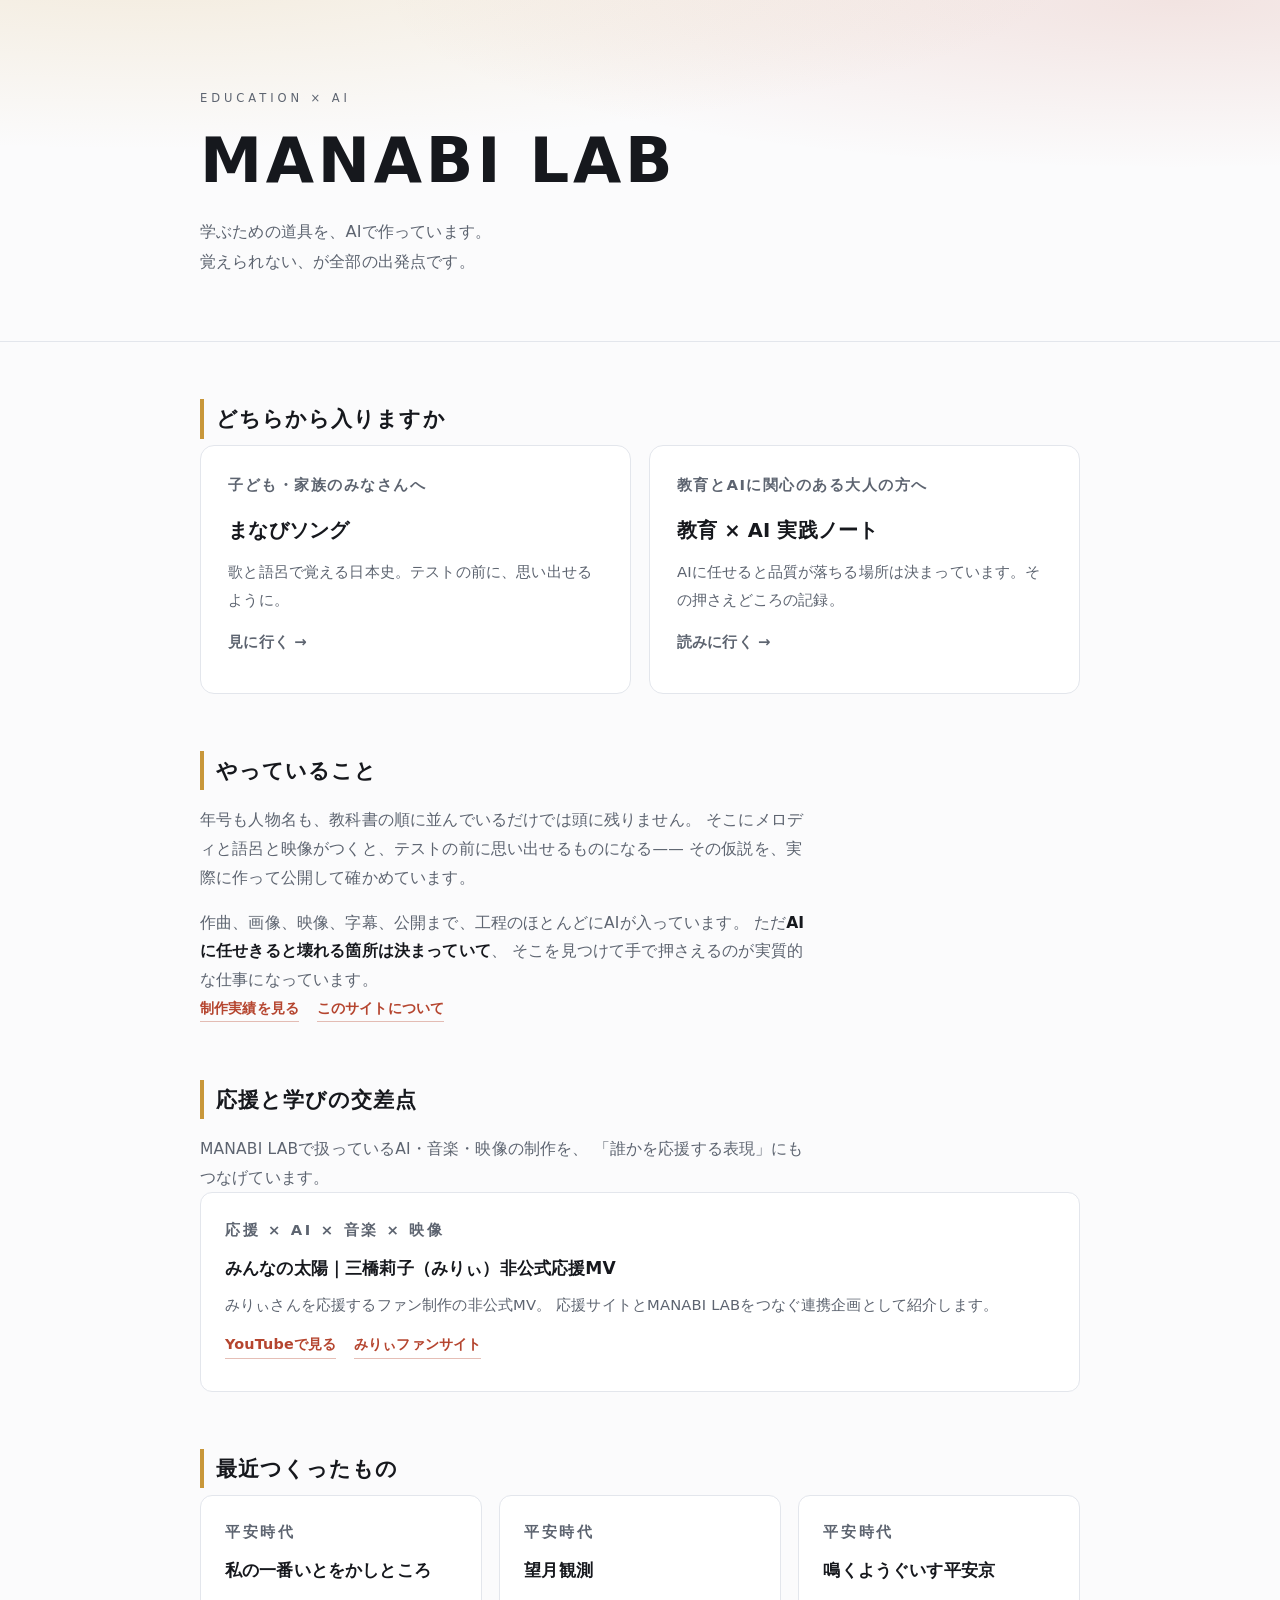
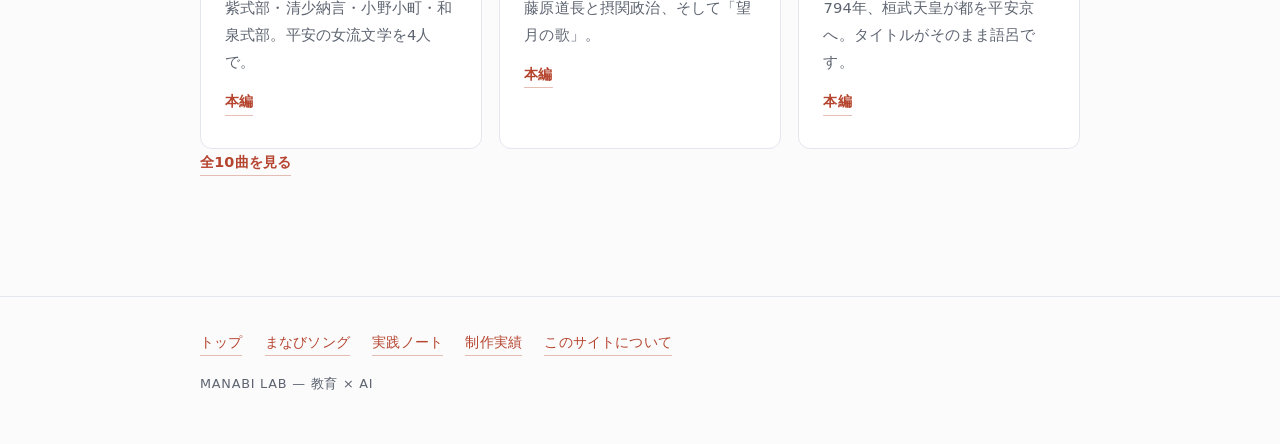
<file: index.html>
<!DOCTYPE html>
<html lang="ja">
<head>
<meta charset="utf-8">
<meta name="viewport" content="width=device-width, initial-scale=1">
<title>MANABI LAB｜教育 × AI</title>
<meta name="description" content="教育とAIで、学ぶための道具を作っています。歌と語呂で覚える学習コンテンツと、その制作記録。">
<meta property="og:title" content="MANABI LAB｜教育 × AI">
<meta property="og:description" content="教育とAIで、学ぶための道具を作っています。歌と語呂で覚える学習コンテンツと、その制作記録。">
<meta property="og:type" content="website">
<link rel="canonical" href="https://manabi-ai-lab.github.io/">
<meta property="og:url" content="https://manabi-ai-lab.github.io/">
<meta property="og:site_name" content="MANABI LAB">
<meta property="og:locale" content="ja_JP">
<meta property="og:image" content="https://manabi-ai-lab.github.io/assets/ogp.png">
<meta property="og:image:width" content="1200">
<meta property="og:image:height" content="630">
<meta name="twitter:card" content="summary_large_image">
<link rel="icon" href="favicon.svg" type="image/svg+xml">
<link rel="apple-touch-icon" href="apple-touch-icon.png">
<link rel="stylesheet" href="style.css">
</head>
<body>

<header class="hero">
  <div class="wrap">
    <p class="kicker">education &times; AI</p>
    <h1>MANABI LAB</h1>
    <p class="lead">
      学ぶための道具を、AIで作っています。<br>
      覚えられない、が全部の出発点です。
    </p>
  </div>
</header>

<main class="wrap">

<section id="gates">
  <h2>どちらから入りますか</h2>

  <div class="grid two">
    <a class="gate" href="kids/">
      <p class="gate-tag">子ども・家族のみなさんへ</p>
      <h3>まなびソング</h3>
      <p>歌と語呂で覚える日本史。テストの前に、思い出せるように。</p>
      <p class="gate-go">見に行く →</p>
    </a>

    <a class="gate" href="educators/">
      <p class="gate-tag">教育とAIに関心のある大人の方へ</p>
      <h3>教育 × AI 実践ノート</h3>
      <p>AIに任せると品質が落ちる場所は決まっています。その押さえどころの記録。</p>
      <p class="gate-go">読みに行く →</p>
    </a>
  </div>
</section>

<section id="about-short">
  <h2>やっていること</h2>
  <p class="body">
    年号も人物名も、教科書の順に並んでいるだけでは頭に残りません。
    そこにメロディと語呂と映像がつくと、テストの前に思い出せるものになる——
    その仮説を、実際に作って公開して確かめています。
  </p>
  <p class="body">
    作曲、画像、映像、字幕、公開まで、工程のほとんどにAIが入っています。
    ただ<strong>AIに任せきると壊れる箇所は決まっていて</strong>、
    そこを見つけて手で押さえるのが実質的な仕事になっています。
  </p>
  <p class="links">
    <a href="projects/">制作実績を見る</a>
    <a href="about/">このサイトについて</a>
  </p>
</section>

<section id="ouen-learning">
  <h2>応援と学びの交差点</h2>
  <p class="body">
    MANABI LABで扱っているAI・音楽・映像の制作を、
    「誰かを応援する表現」にもつなげています。
  </p>
  <div class="grid">
    <article class="card">
      <p class="era">応援 × AI × 音楽 × 映像</p>
      <h3>みんなの太陽｜三橋莉子（みりぃ）非公式応援MV</h3>
      <p>
        みりぃさんを応援するファン制作の非公式MV。
        応援サイトとMANABI LABをつなぐ連携企画として紹介します。
      </p>
      <p class="links">
        <a href="https://youtu.be/8Npuc_epHUU">YouTubeで見る</a>
        <a href="https://mily-fan-site.vercel.app/">みりぃファンサイト</a>
      </p>
    </article>
  </div>
</section>

<section id="latest">
  <h2>最近つくったもの</h2>
  <div class="grid">
    <article class="card">
      <p class="era">平安時代</p>
      <h3>私の一番いとをかしところ</h3>
      <p>紫式部・清少納言・小野小町・和泉式部。平安の女流文学を4人で。</p>
      <p class="links"><a href="https://youtu.be/HOMS_a6RuEA">本編</a></p>
    </article>
    <article class="card">
      <p class="era">平安時代</p>
      <h3>望月観測</h3>
      <p>藤原道長と摂関政治、そして「望月の歌」。</p>
      <p class="links"><a href="https://youtu.be/jz0K4cQMWP0">本編</a></p>
    </article>
    <article class="card">
      <p class="era">平安時代</p>
      <h3>鳴くようぐいす平安京</h3>
      <p>794年、桓武天皇が都を平安京へ。タイトルがそのまま語呂です。</p>
      <p class="links"><a href="https://youtu.be/DfW5Z7y2nx4">本編</a></p>
    </article>
  </div>
  <p class="links"><a href="kids/">全10曲を見る</a></p>
</section>

</main>

<footer>
  <div class="wrap">
    <nav class="fnav">
      <a href="./">トップ</a>
      <a href="kids/">まなびソング</a>
      <a href="educators/">実践ノート</a>
      <a href="projects/">制作実績</a>
      <a href="about/">このサイトについて</a>
    </nav>
    <p class="copy">MANABI LAB — 教育 × AI</p>
  </div>
</footer>

</body>
</html>
</file>
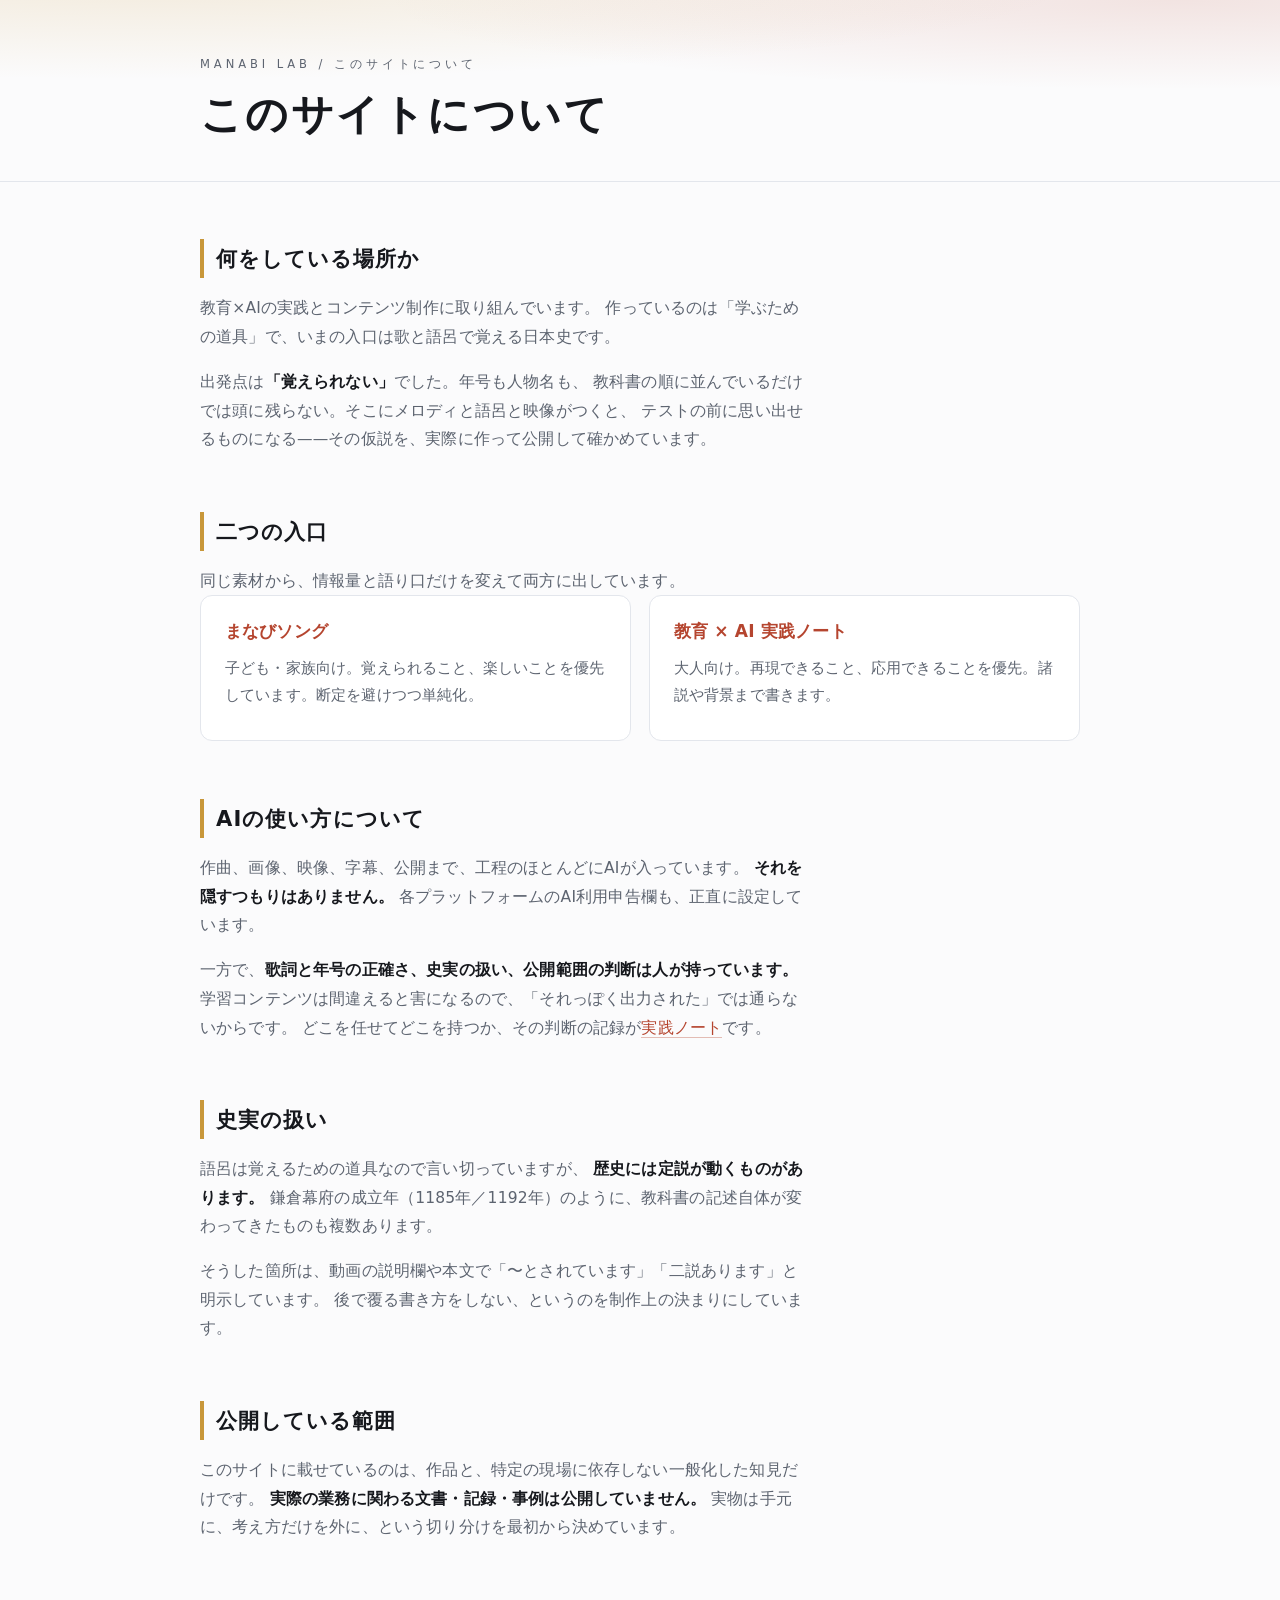
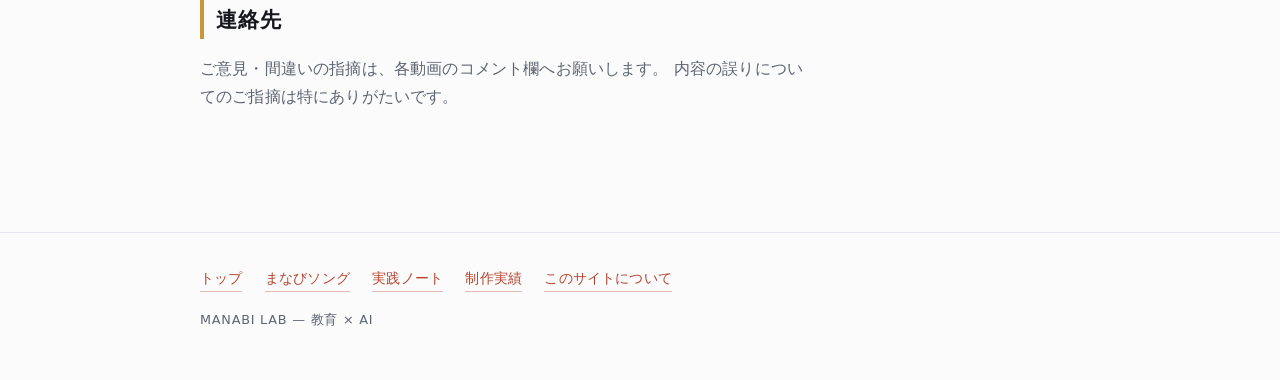
<file: about/index.html>
<!DOCTYPE html>
<html lang="ja">
<head>
<meta charset="utf-8">
<meta name="viewport" content="width=device-width, initial-scale=1">
<title>このサイトについて｜MANABI LAB</title>
<meta name="description" content="MANABI LAB は、教育とAIで学ぶための道具を作る場所です。">
<link rel="canonical" href="https://manabi-ai-lab.github.io/about/">
<meta property="og:title" content="このサイトについて｜MANABI LAB">
<meta property="og:description" content="MANABI LAB は、教育とAIで学ぶための道具を作る場所です。">
<meta property="og:type" content="website">
<meta property="og:url" content="https://manabi-ai-lab.github.io/about/">
<meta property="og:site_name" content="MANABI LAB">
<meta property="og:locale" content="ja_JP">
<meta property="og:image" content="https://manabi-ai-lab.github.io/assets/ogp.png">
<meta property="og:image:width" content="1200">
<meta property="og:image:height" content="630">
<meta name="twitter:card" content="summary_large_image">
<link rel="icon" href="../favicon.svg" type="image/svg+xml">
<link rel="apple-touch-icon" href="../apple-touch-icon.png">
<link rel="stylesheet" href="../style.css">
</head>
<body>

<header class="hero small">
  <div class="wrap">
    <p class="kicker"><a href="../">MANABI LAB</a> / このサイトについて</p>
    <h1>このサイトについて</h1>
  </div>
</header>

<main class="wrap">

<section>
  <h2>何をしている場所か</h2>
  <p class="body">
    教育×AIの実践とコンテンツ制作に取り組んでいます。
    作っているのは「学ぶための道具」で、いまの入口は歌と語呂で覚える日本史です。
  </p>
  <p class="body">
    出発点は<strong>「覚えられない」</strong>でした。年号も人物名も、
    教科書の順に並んでいるだけでは頭に残らない。そこにメロディと語呂と映像がつくと、
    テストの前に思い出せるものになる——その仮説を、実際に作って公開して確かめています。
  </p>
</section>

<section>
  <h2>二つの入口</h2>
  <p class="body">
    同じ素材から、情報量と語り口だけを変えて両方に出しています。
  </p>
  <div class="grid two">
    <article class="card">
      <h3><a href="../kids/">まなびソング</a></h3>
      <p>子ども・家族向け。覚えられること、楽しいことを優先しています。断定を避けつつ単純化。</p>
    </article>
    <article class="card">
      <h3><a href="../educators/">教育 × AI 実践ノート</a></h3>
      <p>大人向け。再現できること、応用できることを優先。諸説や背景まで書きます。</p>
    </article>
  </div>
</section>

<section>
  <h2>AIの使い方について</h2>
  <p class="body">
    作曲、画像、映像、字幕、公開まで、工程のほとんどにAIが入っています。
    <strong>それを隠すつもりはありません。</strong>
    各プラットフォームのAI利用申告欄も、正直に設定しています。
  </p>
  <p class="body">
    一方で、<strong>歌詞と年号の正確さ、史実の扱い、公開範囲の判断は人が持っています。</strong>
    学習コンテンツは間違えると害になるので、「それっぽく出力された」では通らないからです。
    どこを任せてどこを持つか、その判断の記録が<a href="../educators/">実践ノート</a>です。
  </p>
</section>

<section>
  <h2>史実の扱い</h2>
  <p class="body">
    語呂は覚えるための道具なので言い切っていますが、
    <strong>歴史には定説が動くものがあります。</strong>
    鎌倉幕府の成立年（1185年／1192年）のように、教科書の記述自体が変わってきたものも複数あります。
  </p>
  <p class="body">
    そうした箇所は、動画の説明欄や本文で「〜とされています」「二説あります」と明示しています。
    後で覆る書き方をしない、というのを制作上の決まりにしています。
  </p>
</section>

<section>
  <h2>公開している範囲</h2>
  <p class="body">
    このサイトに載せているのは、作品と、特定の現場に依存しない一般化した知見だけです。
    <strong>実際の業務に関わる文書・記録・事例は公開していません。</strong>
    実物は手元に、考え方だけを外に、という切り分けを最初から決めています。
  </p>
</section>

<section>
  <h2>連絡先</h2>
  <p class="body">
    ご意見・間違いの指摘は、各動画のコメント欄へお願いします。
    内容の誤りについてのご指摘は特にありがたいです。
  </p>
</section>

</main>

<footer>
  <div class="wrap">
    <nav class="fnav">
      <a href="../">トップ</a>
      <a href="../kids/">まなびソング</a>
      <a href="../educators/">実践ノート</a>
      <a href="../projects/">制作実績</a>
      <a href="../about/">このサイトについて</a>
    </nav>
    <p class="copy">MANABI LAB — 教育 × AI</p>
  </div>
</footer>

</body>
</html>
</file>
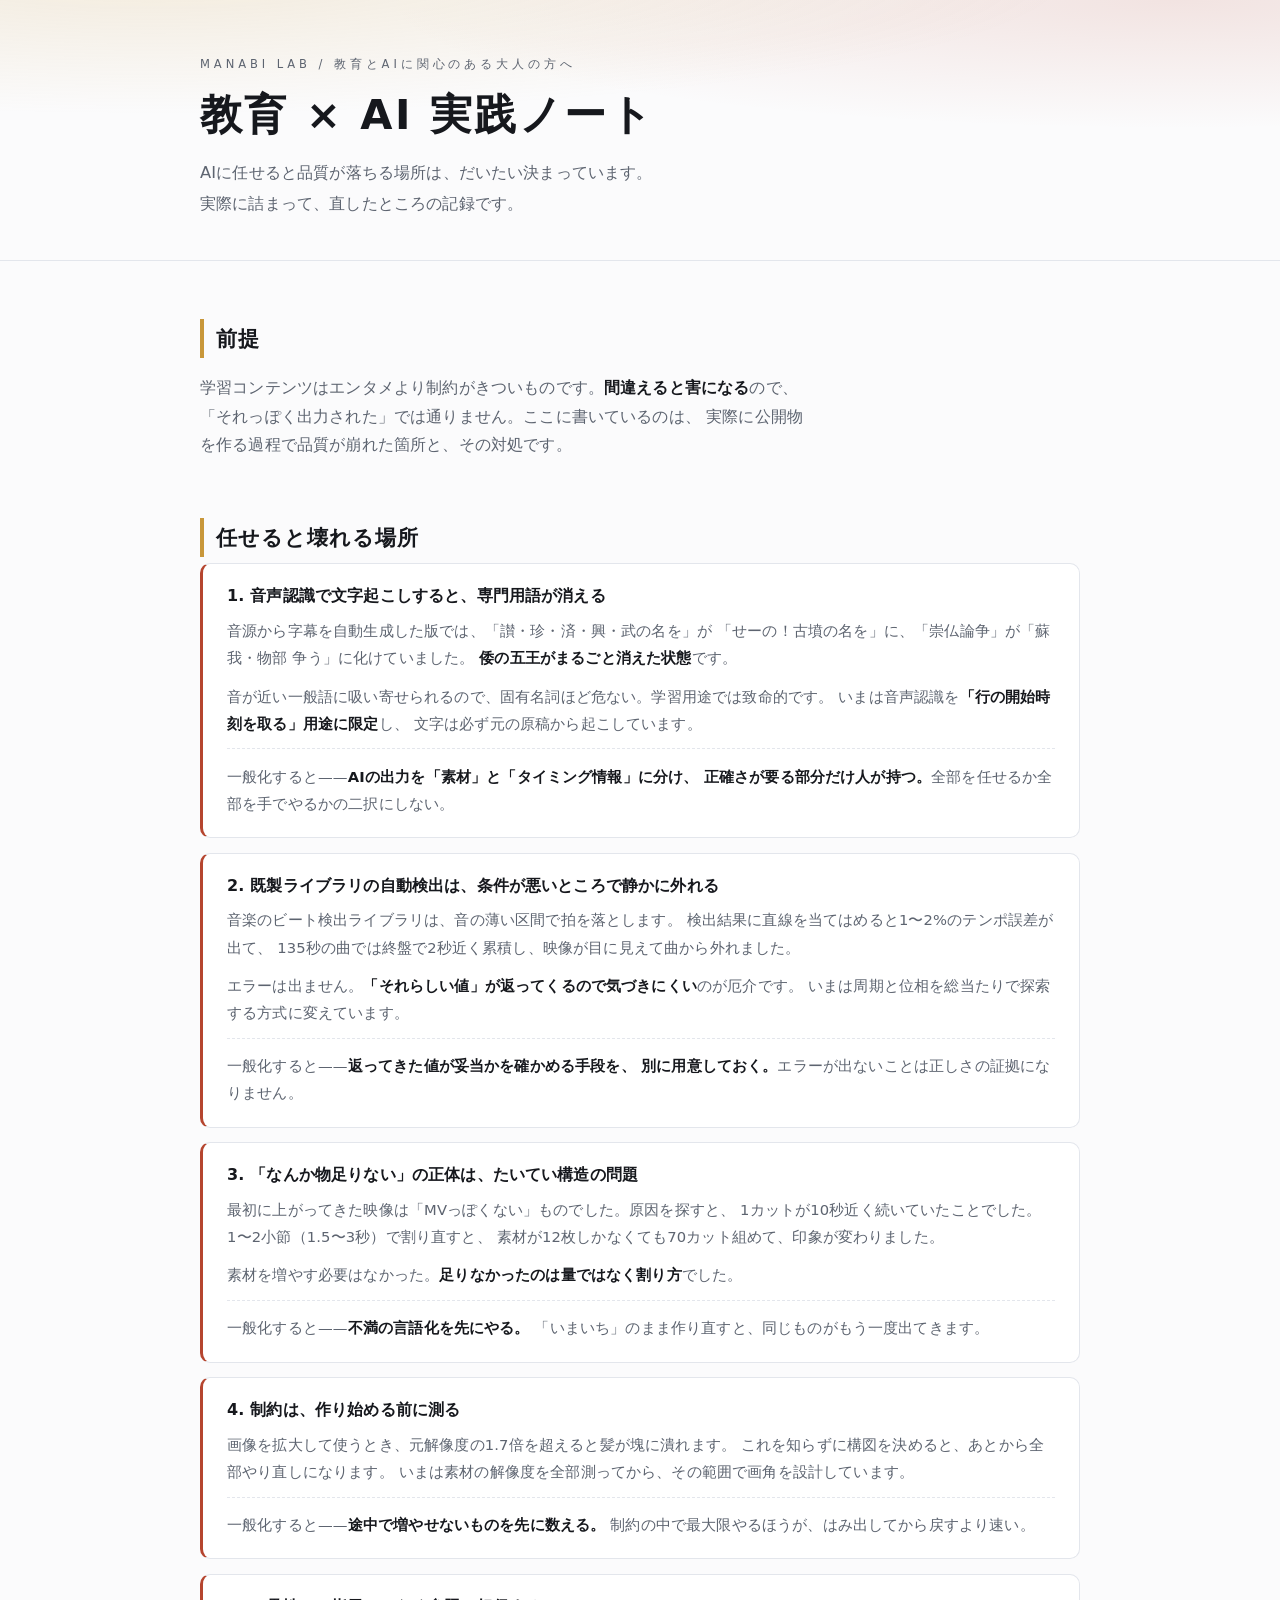
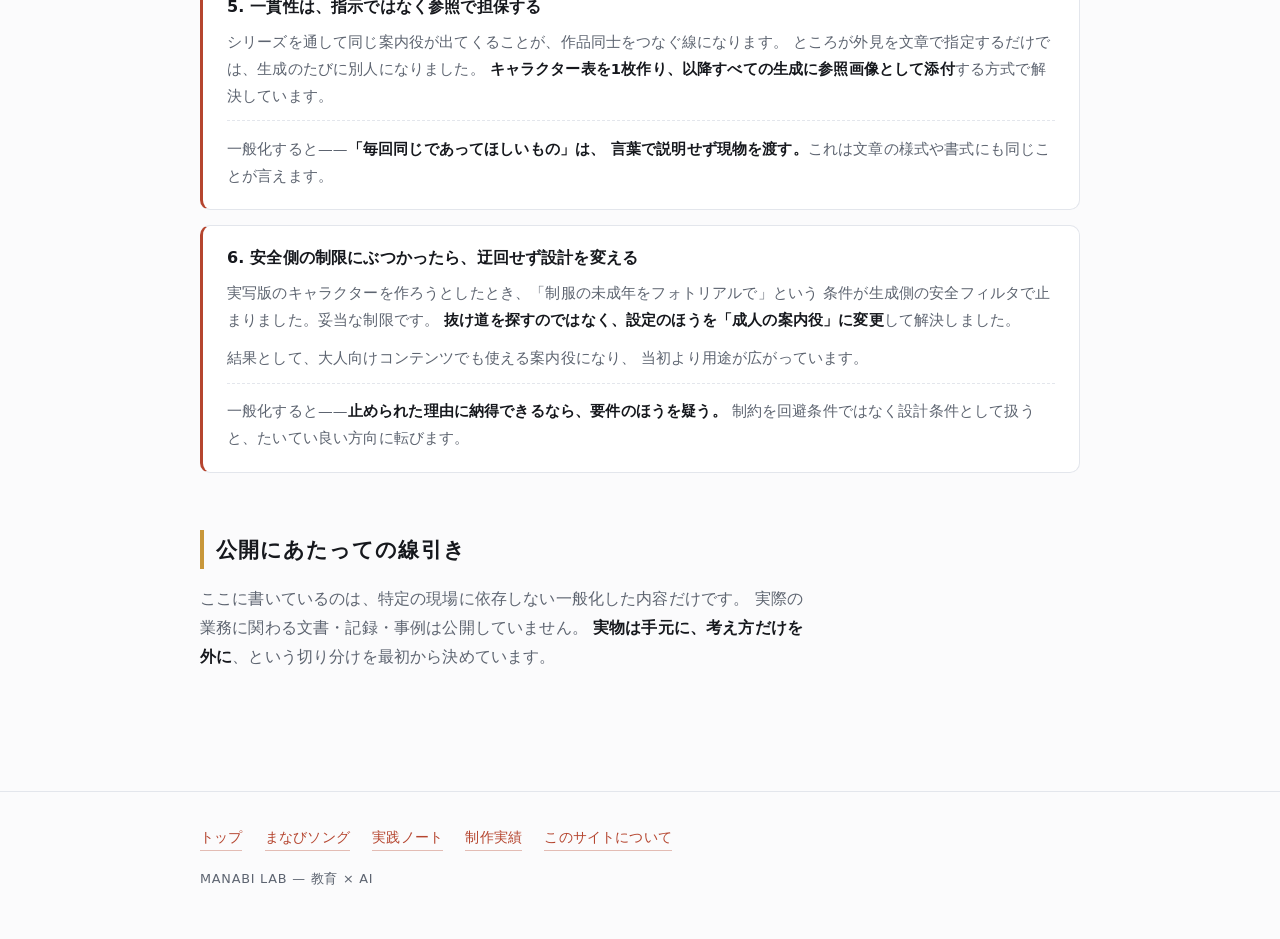
<file: educators/index.html>
<!DOCTYPE html>
<html lang="ja">
<head>
<meta charset="utf-8">
<meta name="viewport" content="width=device-width, initial-scale=1">
<title>教育 × AI 実践ノート｜MANABI LAB</title>
<meta name="description" content="AIで学習コンテンツを作るときに、任せると品質が落ちる場所と、その押さえ方の記録。">
<link rel="canonical" href="https://manabi-ai-lab.github.io/educators/">
<meta property="og:title" content="教育 × AI 実践ノート｜MANABI LAB">
<meta property="og:description" content="AIで学習コンテンツを作るときに、任せると品質が落ちる場所と、その押さえ方の記録。">
<meta property="og:type" content="website">
<meta property="og:url" content="https://manabi-ai-lab.github.io/educators/">
<meta property="og:site_name" content="MANABI LAB">
<meta property="og:locale" content="ja_JP">
<meta property="og:image" content="https://manabi-ai-lab.github.io/assets/ogp.png">
<meta property="og:image:width" content="1200">
<meta property="og:image:height" content="630">
<meta name="twitter:card" content="summary_large_image">
<link rel="icon" href="../favicon.svg" type="image/svg+xml">
<link rel="apple-touch-icon" href="../apple-touch-icon.png">
<link rel="stylesheet" href="../style.css">
</head>
<body>

<header class="hero small">
  <div class="wrap">
    <p class="kicker"><a href="../">MANABI LAB</a> / 教育とAIに関心のある大人の方へ</p>
    <h1>教育 × AI 実践ノート</h1>
    <p class="lead">
      AIに任せると品質が落ちる場所は、だいたい決まっています。<br>
      実際に詰まって、直したところの記録です。
    </p>
  </div>
</header>

<main class="wrap">

<section id="premise">
  <h2>前提</h2>
  <p class="body">
    学習コンテンツはエンタメより制約がきついものです。<strong>間違えると害になる</strong>ので、
    「それっぽく出力された」では通りません。ここに書いているのは、
    実際に公開物を作る過程で品質が崩れた箇所と、その対処です。
  </p>
</section>

<section id="notes">
  <h2>任せると壊れる場所</h2>

  <div class="notes-list">
    <article class="memo">
      <h3>1. 音声認識で文字起こしすると、専門用語が消える</h3>
      <p>
        音源から字幕を自動生成した版では、「讃・珍・済・興・武の名を」が
        「せーの！古墳の名を」に、「崇仏論争」が「蘇我・物部 争う」に化けていました。
        <strong>倭の五王がまるごと消えた状態</strong>です。
      </p>
      <p>
        音が近い一般語に吸い寄せられるので、固有名詞ほど危ない。学習用途では致命的です。
        いまは音声認識を<strong>「行の開始時刻を取る」用途に限定</strong>し、
        文字は必ず元の原稿から起こしています。
      </p>
      <p class="takeaway">
        一般化すると——<b>AIの出力を「素材」と「タイミング情報」に分け、
        正確さが要る部分だけ人が持つ。</b>全部を任せるか全部を手でやるかの二択にしない。
      </p>
    </article>

    <article class="memo">
      <h3>2. 既製ライブラリの自動検出は、条件が悪いところで静かに外れる</h3>
      <p>
        音楽のビート検出ライブラリは、音の薄い区間で拍を落とします。
        検出結果に直線を当てはめると1〜2%のテンポ誤差が出て、
        135秒の曲では終盤で2秒近く累積し、映像が目に見えて曲から外れました。
      </p>
      <p>
        エラーは出ません。<strong>「それらしい値」が返ってくるので気づきにくい</strong>のが厄介です。
        いまは周期と位相を総当たりで探索する方式に変えています。
      </p>
      <p class="takeaway">
        一般化すると——<b>返ってきた値が妥当かを確かめる手段を、
        別に用意しておく。</b>エラーが出ないことは正しさの証拠になりません。
      </p>
    </article>

    <article class="memo">
      <h3>3. 「なんか物足りない」の正体は、たいてい構造の問題</h3>
      <p>
        最初に上がってきた映像は「MVっぽくない」ものでした。原因を探すと、
        1カットが10秒近く続いていたことでした。1〜2小節（1.5〜3秒）で割り直すと、
        素材が12枚しかなくても70カット組めて、印象が変わりました。
      </p>
      <p>
        素材を増やす必要はなかった。<strong>足りなかったのは量ではなく割り方</strong>でした。
      </p>
      <p class="takeaway">
        一般化すると——<b>不満の言語化を先にやる。</b>
        「いまいち」のまま作り直すと、同じものがもう一度出てきます。
      </p>
    </article>

    <article class="memo">
      <h3>4. 制約は、作り始める前に測る</h3>
      <p>
        画像を拡大して使うとき、元解像度の1.7倍を超えると髪が塊に潰れます。
        これを知らずに構図を決めると、あとから全部やり直しになります。
        いまは素材の解像度を全部測ってから、その範囲で画角を設計しています。
      </p>
      <p class="takeaway">
        一般化すると——<b>途中で増やせないものを先に数える。</b>
        制約の中で最大限やるほうが、はみ出してから戻すより速い。
      </p>
    </article>

    <article class="memo">
      <h3>5. 一貫性は、指示ではなく参照で担保する</h3>
      <p>
        シリーズを通して同じ案内役が出てくることが、作品同士をつなぐ線になります。
        ところが外見を文章で指定するだけでは、生成のたびに別人になりました。
        <strong>キャラクター表を1枚作り、以降すべての生成に参照画像として添付</strong>する方式で解決しています。
      </p>
      <p class="takeaway">
        一般化すると——<b>「毎回同じであってほしいもの」は、
        言葉で説明せず現物を渡す。</b>これは文章の様式や書式にも同じことが言えます。
      </p>
    </article>

    <article class="memo">
      <h3>6. 安全側の制限にぶつかったら、迂回せず設計を変える</h3>
      <p>
        実写版のキャラクターを作ろうとしたとき、「制服の未成年をフォトリアルで」という
        条件が生成側の安全フィルタで止まりました。妥当な制限です。
        <strong>抜け道を探すのではなく、設定のほうを「成人の案内役」に変更</strong>して解決しました。
      </p>
      <p>
        結果として、大人向けコンテンツでも使える案内役になり、
        当初より用途が広がっています。
      </p>
      <p class="takeaway">
        一般化すると——<b>止められた理由に納得できるなら、要件のほうを疑う。</b>
        制約を回避条件ではなく設計条件として扱うと、たいてい良い方向に転びます。
      </p>
    </article>
  </div>
</section>

<section id="stance">
  <h2>公開にあたっての線引き</h2>
  <p class="body">
    ここに書いているのは、特定の現場に依存しない一般化した内容だけです。
    実際の業務に関わる文書・記録・事例は公開していません。
    <strong>実物は手元に、考え方だけを外に</strong>、という切り分けを最初から決めています。
  </p>
</section>

</main>

<footer>
  <div class="wrap">
    <nav class="fnav">
      <a href="../">トップ</a>
      <a href="../kids/">まなびソング</a>
      <a href="../educators/">実践ノート</a>
      <a href="../projects/">制作実績</a>
      <a href="../about/">このサイトについて</a>
    </nav>
    <p class="copy">MANABI LAB — 教育 × AI</p>
  </div>
</footer>

</body>
</html>
</file>
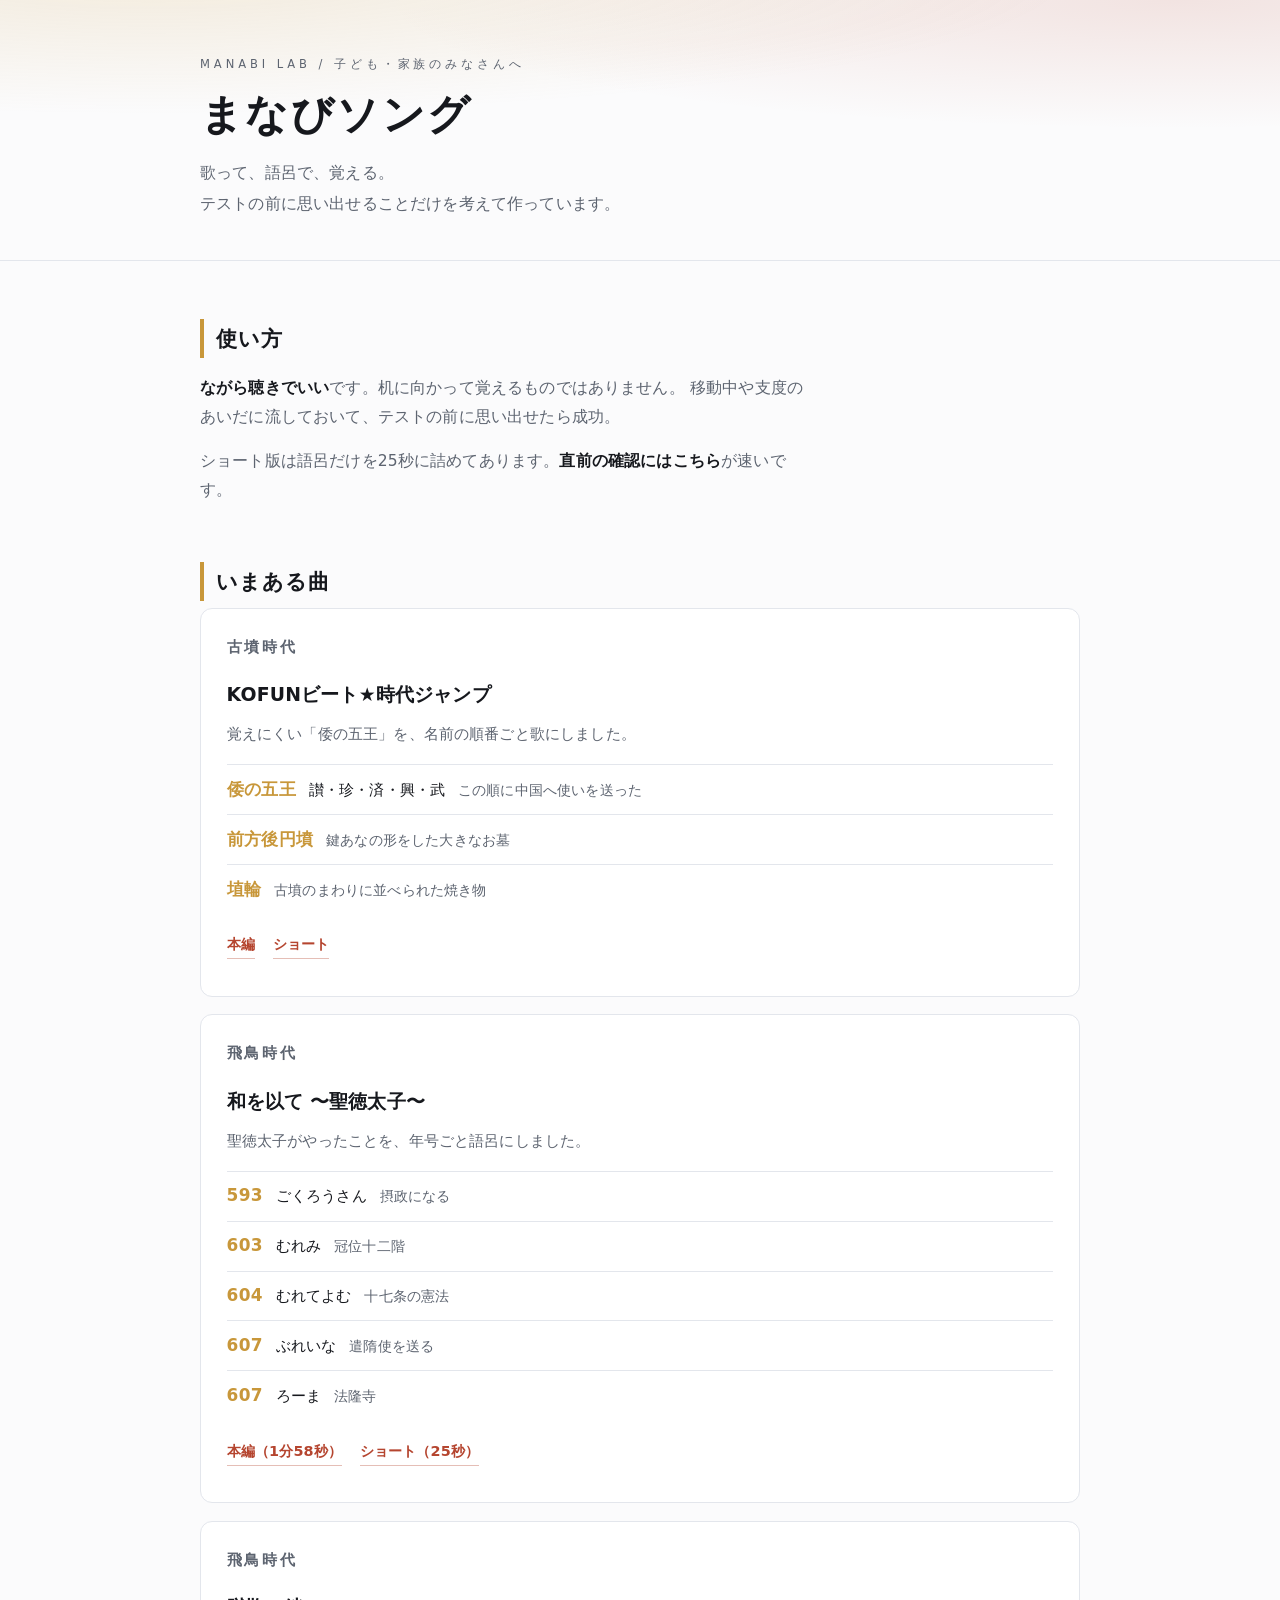
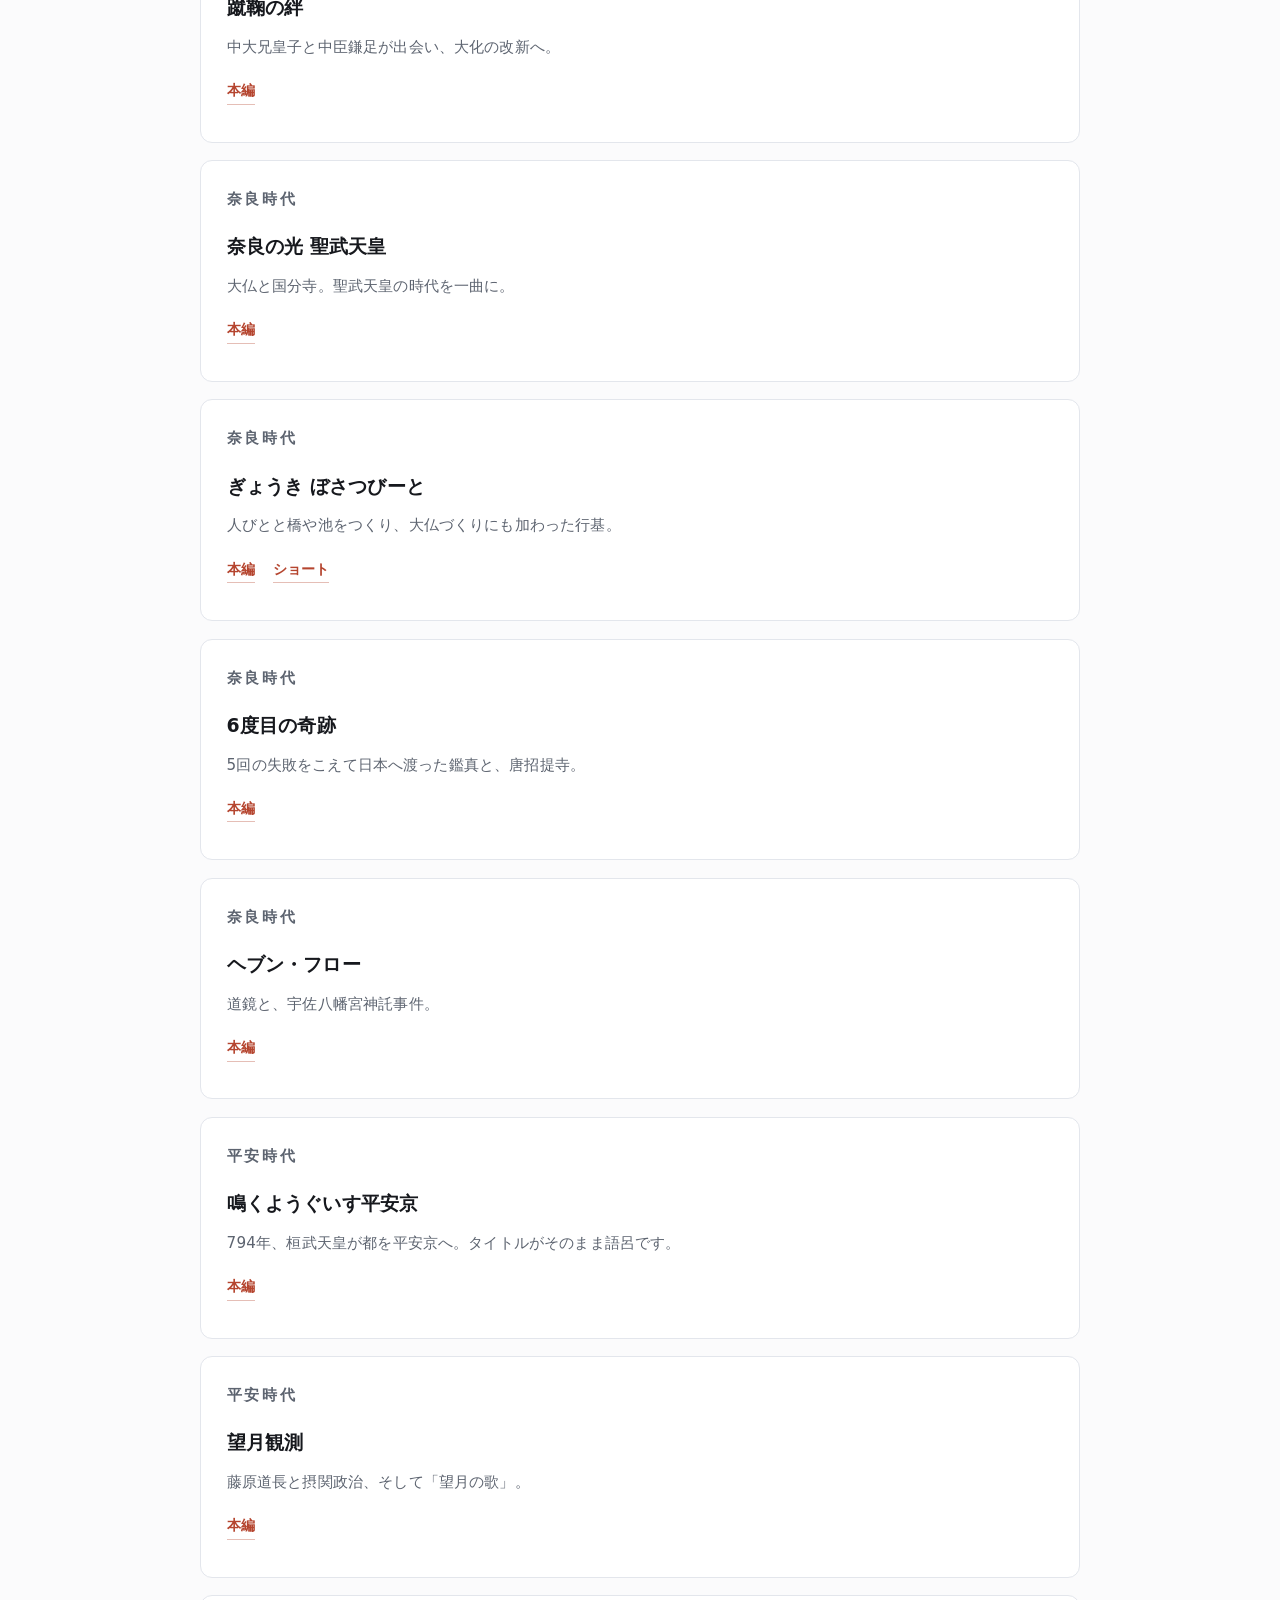
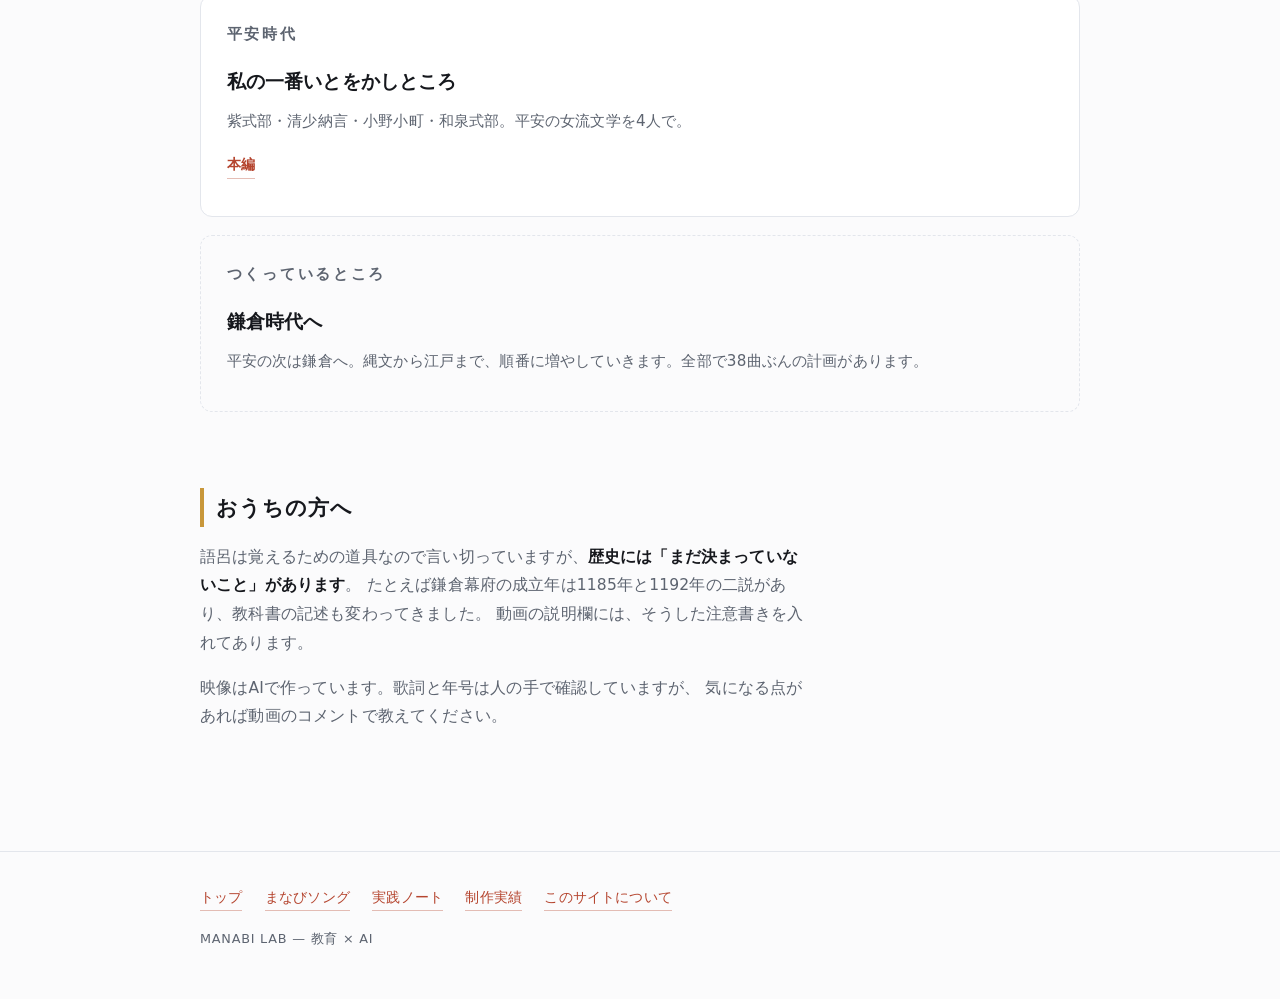
<file: kids/index.html>
<!DOCTYPE html>
<html lang="ja">
<head>
<meta charset="utf-8">
<meta name="viewport" content="width=device-width, initial-scale=1">
<title>まなびソング｜MANABI LAB</title>
<meta name="description" content="歌と語呂で覚える日本史。テストの前に思い出せるように作った学習ソングとMV。">
<link rel="canonical" href="https://manabi-ai-lab.github.io/kids/">
<meta property="og:title" content="まなびソング｜MANABI LAB">
<meta property="og:description" content="歌と語呂で覚える日本史。テストの前に思い出せるように作った学習ソングとMV。">
<meta property="og:type" content="website">
<meta property="og:url" content="https://manabi-ai-lab.github.io/kids/">
<meta property="og:site_name" content="MANABI LAB">
<meta property="og:locale" content="ja_JP">
<meta property="og:image" content="https://manabi-ai-lab.github.io/assets/ogp.png">
<meta property="og:image:width" content="1200">
<meta property="og:image:height" content="630">
<meta name="twitter:card" content="summary_large_image">
<link rel="icon" href="../favicon.svg" type="image/svg+xml">
<link rel="apple-touch-icon" href="../apple-touch-icon.png">
<link rel="stylesheet" href="../style.css">
</head>
<body>

<header class="hero small">
  <div class="wrap">
    <p class="kicker"><a href="../">MANABI LAB</a> / 子ども・家族のみなさんへ</p>
    <h1>まなびソング</h1>
    <p class="lead">
      歌って、語呂で、覚える。<br>
      テストの前に思い出せることだけを考えて作っています。
    </p>
  </div>
</header>

<main class="wrap">

<section id="howto">
  <h2>使い方</h2>
  <p class="body">
    <strong>ながら聴きでいい</strong>です。机に向かって覚えるものではありません。
    移動中や支度のあいだに流しておいて、テストの前に思い出せたら成功。
  </p>
  <p class="body">
    ショート版は語呂だけを25秒に詰めてあります。<strong>直前の確認にはこちら</strong>が速いです。
  </p>
</section>

<section id="songs">
  <h2>いまある曲</h2>

  <article class="song">
    <p class="era">古墳時代</p>
    <h3>KOFUNビート★時代ジャンプ</h3>
    <p>覚えにくい「倭の五王」を、名前の順番ごと歌にしました。</p>
    <ul class="gorou">
      <li><b>倭の五王</b> 讃・珍・済・興・武<span>この順に中国へ使いを送った</span></li>
      <li><b>前方後円墳</b><span>鍵あなの形をした大きなお墓</span></li>
      <li><b>埴輪</b><span>古墳のまわりに並べられた焼き物</span></li>
    </ul>
    <p class="links">
      <a href="https://youtu.be/Y1OiQgLJ-XU">本編</a>
      <a href="https://youtube.com/shorts/k9zKzA2j8Bk">ショート</a>
    </p>
  </article>

  <article class="song">
    <p class="era">飛鳥時代</p>
    <h3>和を以て 〜聖徳太子〜</h3>
    <p>聖徳太子がやったことを、年号ごと語呂にしました。</p>
    <ul class="gorou">
      <li><b>593</b> ごくろうさん<span>摂政になる</span></li>
      <li><b>603</b> むれみ<span>冠位十二階</span></li>
      <li><b>604</b> むれてよむ<span>十七条の憲法</span></li>
      <li><b>607</b> ぶれいな<span>遣隋使を送る</span></li>
      <li><b>607</b> ろーま<span>法隆寺</span></li>
    </ul>
    <p class="links">
      <a href="https://youtu.be/dq723d6qgK0">本編（1分58秒）</a>
      <a href="https://youtube.com/shorts/GEMVrKZs8wQ">ショート（25秒）</a>
    </p>
  </article>

  <article class="song">
    <p class="era">飛鳥時代</p>
    <h3>蹴鞠の絆</h3>
    <p>中大兄皇子と中臣鎌足が出会い、大化の改新へ。</p>
    <p class="links">
    <a href="https://youtu.be/yVTZIF93qwA">本編</a>
    </p>
  </article>

  <article class="song">
    <p class="era">奈良時代</p>
    <h3>奈良の光 聖武天皇</h3>
    <p>大仏と国分寺。聖武天皇の時代を一曲に。</p>
    <p class="links">
    <a href="https://youtu.be/xcXFr1Vdppg">本編</a>
    </p>
  </article>

  <article class="song">
    <p class="era">奈良時代</p>
    <h3>ぎょうき ぼさつびーと</h3>
    <p>人びとと橋や池をつくり、大仏づくりにも加わった行基。</p>
    <p class="links">
    <a href="https://youtu.be/ri79-7JfMqA">本編</a>
    <a href="https://youtube.com/shorts/RIVQBDVuFws">ショート</a>
    </p>
  </article>

  <article class="song">
    <p class="era">奈良時代</p>
    <h3>6度目の奇跡</h3>
    <p>5回の失敗をこえて日本へ渡った鑑真と、唐招提寺。</p>
    <p class="links">
    <a href="https://youtu.be/FgfTf0Vu15c">本編</a>
    </p>
  </article>

  <article class="song">
    <p class="era">奈良時代</p>
    <h3>ヘブン・フロー</h3>
    <p>道鏡と、宇佐八幡宮神託事件。</p>
    <p class="links">
    <a href="https://youtu.be/sAEcKpyAn84">本編</a>
    </p>
  </article>

  <article class="song">
    <p class="era">平安時代</p>
    <h3>鳴くようぐいす平安京</h3>
    <p>794年、桓武天皇が都を平安京へ。タイトルがそのまま語呂です。</p>
    <p class="links">
    <a href="https://youtu.be/DfW5Z7y2nx4">本編</a>
    </p>
  </article>

  <article class="song">
    <p class="era">平安時代</p>
    <h3>望月観測</h3>
    <p>藤原道長と摂関政治、そして「望月の歌」。</p>
    <p class="links">
    <a href="https://youtu.be/jz0K4cQMWP0">本編</a>
    </p>
  </article>

  <article class="song">
    <p class="era">平安時代</p>
    <h3>私の一番いとをかしところ</h3>
    <p>紫式部・清少納言・小野小町・和泉式部。平安の女流文学を4人で。</p>
    <p class="links">
    <a href="https://youtu.be/HOMS_a6RuEA">本編</a>
    </p>
  </article>

  <article class="song next">
    <p class="era">つくっているところ</p>
    <h3>鎌倉時代へ</h3>
    <p>平安の次は鎌倉へ。縄文から江戸まで、順番に増やしていきます。全部で38曲ぶんの計画があります。</p>
  </article>
</section>

<section id="note">
  <h2>おうちの方へ</h2>
  <p class="body">
    語呂は覚えるための道具なので言い切っていますが、<strong>歴史には「まだ決まっていないこと」があります</strong>。
    たとえば鎌倉幕府の成立年は1185年と1192年の二説があり、教科書の記述も変わってきました。
    動画の説明欄には、そうした注意書きを入れてあります。
  </p>
  <p class="body">
    映像はAIで作っています。歌詞と年号は人の手で確認していますが、
    気になる点があれば動画のコメントで教えてください。
  </p>
</section>

</main>

<footer>
  <div class="wrap">
    <nav class="fnav">
      <a href="../">トップ</a>
      <a href="../kids/">まなびソング</a>
      <a href="../educators/">実践ノート</a>
      <a href="../projects/">制作実績</a>
      <a href="../about/">このサイトについて</a>
    </nav>
    <p class="copy">MANABI LAB — 教育 × AI</p>
  </div>
</footer>

</body>
</html>
</file>
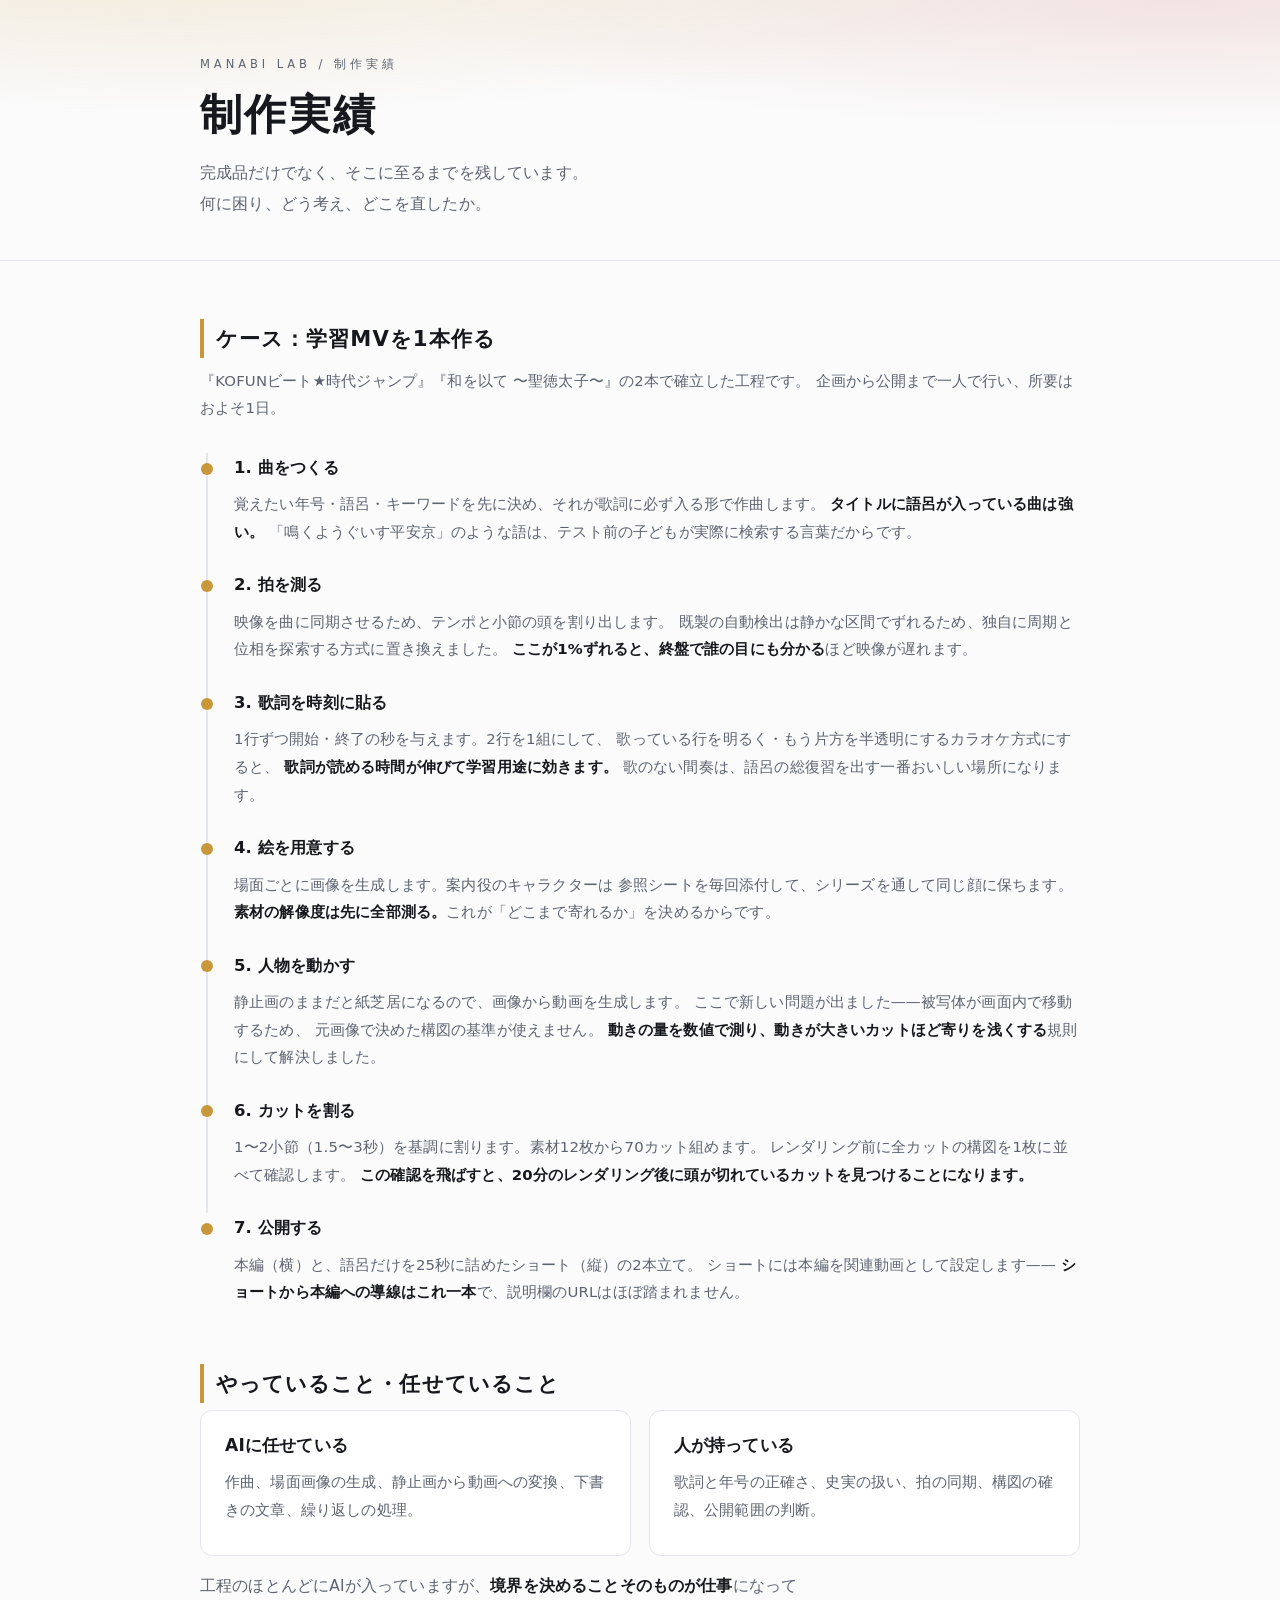
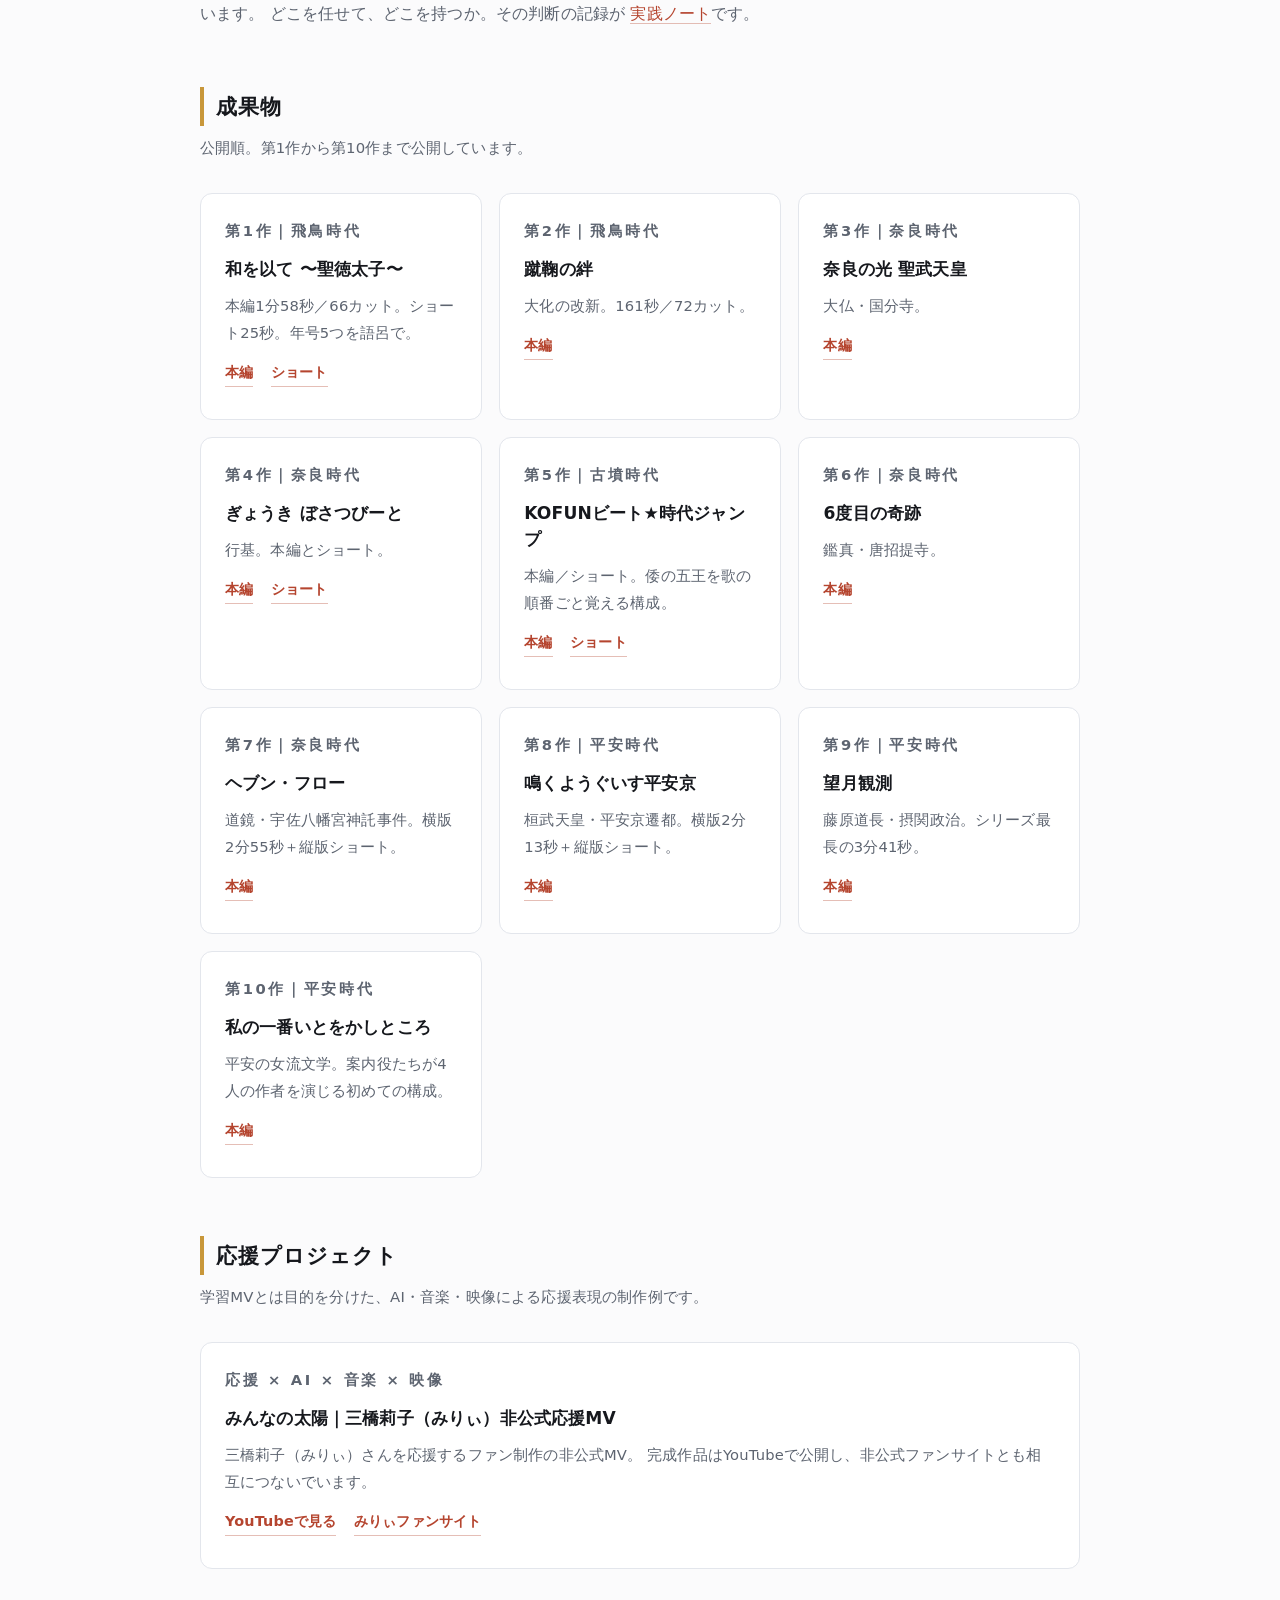
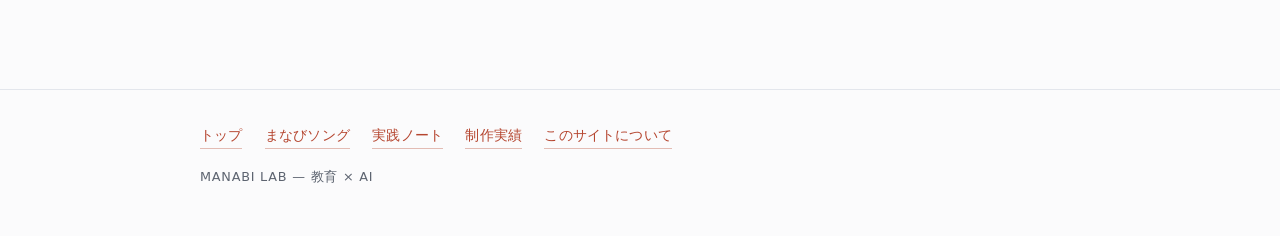
<file: projects/index.html>
<!DOCTYPE html>
<html lang="ja">
<head>
<meta charset="utf-8">
<meta name="viewport" content="width=device-width, initial-scale=1">
<title>制作実績｜MANABI LAB</title>
<meta name="description" content="学習MVを企画から公開まで一人で作る工程の記録。何に困り、どう考え、どこを直したか。">
<link rel="canonical" href="https://manabi-ai-lab.github.io/projects/">
<meta property="og:title" content="制作実績｜MANABI LAB">
<meta property="og:description" content="学習MVを企画から公開まで一人で作る工程の記録。何に困り、どう考え、どこを直したか。">
<meta property="og:type" content="website">
<meta property="og:url" content="https://manabi-ai-lab.github.io/projects/">
<meta property="og:site_name" content="MANABI LAB">
<meta property="og:locale" content="ja_JP">
<meta property="og:image" content="https://manabi-ai-lab.github.io/assets/ogp.png">
<meta property="og:image:width" content="1200">
<meta property="og:image:height" content="630">
<meta name="twitter:card" content="summary_large_image">
<link rel="icon" href="../favicon.svg" type="image/svg+xml">
<link rel="apple-touch-icon" href="../apple-touch-icon.png">
<link rel="stylesheet" href="../style.css">
</head>
<body>

<header class="hero small">
  <div class="wrap">
    <p class="kicker"><a href="../">MANABI LAB</a> / 制作実績</p>
    <h1>制作実績</h1>
    <p class="lead">
      完成品だけでなく、そこに至るまでを残しています。<br>
      何に困り、どう考え、どこを直したか。
    </p>
  </div>
</header>

<main class="wrap">

<section id="case">
  <h2>ケース：学習MVを1本作る</h2>
  <p class="note">
    『KOFUNビート★時代ジャンプ』『和を以て 〜聖徳太子〜』の2本で確立した工程です。
    企画から公開まで一人で行い、所要はおよそ1日。
  </p>

  <ol class="steps">
    <li>
      <h3>1. 曲をつくる</h3>
      <p>
        覚えたい年号・語呂・キーワードを先に決め、それが歌詞に必ず入る形で作曲します。
        <strong>タイトルに語呂が入っている曲は強い。</strong>
        「鳴くようぐいす平安京」のような語は、テスト前の子どもが実際に検索する言葉だからです。
      </p>
    </li>
    <li>
      <h3>2. 拍を測る</h3>
      <p>
        映像を曲に同期させるため、テンポと小節の頭を割り出します。
        既製の自動検出は静かな区間でずれるため、独自に周期と位相を探索する方式に置き換えました。
        <strong>ここが1%ずれると、終盤で誰の目にも分かる</strong>ほど映像が遅れます。
      </p>
    </li>
    <li>
      <h3>3. 歌詞を時刻に貼る</h3>
      <p>
        1行ずつ開始・終了の秒を与えます。2行を1組にして、
        歌っている行を明るく・もう片方を半透明にするカラオケ方式にすると、
        <strong>歌詞が読める時間が伸びて学習用途に効きます。</strong>
        歌のない間奏は、語呂の総復習を出す一番おいしい場所になります。
      </p>
    </li>
    <li>
      <h3>4. 絵を用意する</h3>
      <p>
        場面ごとに画像を生成します。案内役のキャラクターは
        参照シートを毎回添付して、シリーズを通して同じ顔に保ちます。
        <strong>素材の解像度は先に全部測る。</strong>これが「どこまで寄れるか」を決めるからです。
      </p>
    </li>
    <li>
      <h3>5. 人物を動かす</h3>
      <p>
        静止画のままだと紙芝居になるので、画像から動画を生成します。
        ここで新しい問題が出ました——被写体が画面内で移動するため、
        元画像で決めた構図の基準が使えません。
        <strong>動きの量を数値で測り、動きが大きいカットほど寄りを浅くする</strong>規則にして解決しました。
      </p>
    </li>
    <li>
      <h3>6. カットを割る</h3>
      <p>
        1〜2小節（1.5〜3秒）を基調に割ります。素材12枚から70カット組めます。
        レンダリング前に全カットの構図を1枚に並べて確認します。
        <strong>この確認を飛ばすと、20分のレンダリング後に頭が切れているカットを見つけることになります。</strong>
      </p>
    </li>
    <li>
      <h3>7. 公開する</h3>
      <p>
        本編（横）と、語呂だけを25秒に詰めたショート（縦）の2本立て。
        ショートには本編を関連動画として設定します——
        <strong>ショートから本編への導線はこれ一本</strong>で、説明欄のURLはほぼ踏まれません。
      </p>
    </li>
  </ol>
</section>

<section id="tools">
  <h2>やっていること・任せていること</h2>
  <div class="grid two">
    <article class="card">
      <h3>AIに任せている</h3>
      <p>作曲、場面画像の生成、静止画から動画への変換、下書きの文章、繰り返しの処理。</p>
    </article>
    <article class="card">
      <h3>人が持っている</h3>
      <p>歌詞と年号の正確さ、史実の扱い、拍の同期、構図の確認、公開範囲の判断。</p>
    </article>
  </div>
  <p class="body">
    工程のほとんどにAIが入っていますが、<strong>境界を決めることそのものが仕事</strong>になっています。
    どこを任せて、どこを持つか。その判断の記録が
    <a href="../educators/">実践ノート</a>です。
  </p>
</section>

<section id="output">
  <h2>成果物</h2>
<p class="note">公開順。第1作から第10作まで公開しています。</p>
  <div class="grid">
    <article class="card">
      <p class="era">第1作｜飛鳥時代</p>
      <h3>和を以て 〜聖徳太子〜</h3>
      <p>本編1分58秒／66カット。ショート25秒。年号5つを語呂で。</p>
      <p class="links"><a href="https://youtu.be/dq723d6qgK0">本編</a><a href="https://youtube.com/shorts/GEMVrKZs8wQ">ショート</a></p>
    </article>
    <article class="card">
      <p class="era">第2作｜飛鳥時代</p>
      <h3>蹴鞠の絆</h3>
      <p>大化の改新。161秒／72カット。</p>
      <p class="links"><a href="https://youtu.be/yVTZIF93qwA">本編</a></p>
    </article>
    <article class="card">
      <p class="era">第3作｜奈良時代</p>
      <h3>奈良の光 聖武天皇</h3>
      <p>大仏・国分寺。</p>
      <p class="links"><a href="https://youtu.be/xcXFr1Vdppg">本編</a></p>
    </article>
    <article class="card">
      <p class="era">第4作｜奈良時代</p>
      <h3>ぎょうき ぼさつびーと</h3>
      <p>行基。本編とショート。</p>
      <p class="links"><a href="https://youtu.be/ri79-7JfMqA">本編</a><a href="https://youtube.com/shorts/RIVQBDVuFws">ショート</a></p>
    </article>
    <article class="card">
      <p class="era">第5作｜古墳時代</p>
      <h3>KOFUNビート★時代ジャンプ</h3>
      <p>本編／ショート。倭の五王を歌の順番ごと覚える構成。</p>
      <p class="links"><a href="https://youtu.be/Y1OiQgLJ-XU">本編</a><a href="https://youtube.com/shorts/k9zKzA2j8Bk">ショート</a></p>
    </article>
    <article class="card">
      <p class="era">第6作｜奈良時代</p>
      <h3>6度目の奇跡</h3>
      <p>鑑真・唐招提寺。</p>
      <p class="links"><a href="https://youtu.be/FgfTf0Vu15c">本編</a></p>
    </article>
    <article class="card">
      <p class="era">第7作｜奈良時代</p>
      <h3>ヘブン・フロー</h3>
      <p>道鏡・宇佐八幡宮神託事件。横版2分55秒＋縦版ショート。</p>
      <p class="links"><a href="https://youtu.be/sAEcKpyAn84">本編</a></p>
    </article>
    <article class="card">
      <p class="era">第8作｜平安時代</p>
      <h3>鳴くようぐいす平安京</h3>
      <p>桓武天皇・平安京遷都。横版2分13秒＋縦版ショート。</p>
      <p class="links"><a href="https://youtu.be/DfW5Z7y2nx4">本編</a></p>
    </article>
    <article class="card">
      <p class="era">第9作｜平安時代</p>
      <h3>望月観測</h3>
      <p>藤原道長・摂関政治。シリーズ最長の3分41秒。</p>
      <p class="links"><a href="https://youtu.be/jz0K4cQMWP0">本編</a></p>
    </article>
    <article class="card">
      <p class="era">第10作｜平安時代</p>
      <h3>私の一番いとをかしところ</h3>
      <p>平安の女流文学。案内役たちが4人の作者を演じる初めての構成。</p>
      <p class="links"><a href="https://youtu.be/HOMS_a6RuEA">本編</a></p>
    </article>
</div>
</section>

<section id="ouen-project">
  <h2>応援プロジェクト</h2>
  <p class="note">
    学習MVとは目的を分けた、AI・音楽・映像による応援表現の制作例です。
  </p>
  <div class="grid">
    <article class="card">
      <p class="era">応援 × AI × 音楽 × 映像</p>
      <h3>みんなの太陽｜三橋莉子（みりぃ）非公式応援MV</h3>
      <p>
        三橋莉子（みりぃ）さんを応援するファン制作の非公式MV。
        完成作品はYouTubeで公開し、非公式ファンサイトとも相互につないでいます。
      </p>
      <p class="links">
        <a href="https://youtu.be/8Npuc_epHUU">YouTubeで見る</a>
        <a href="https://mily-fan-site.vercel.app/">みりぃファンサイト</a>
      </p>
    </article>
  </div>
</section>

</main>

<footer>
  <div class="wrap">
    <nav class="fnav">
      <a href="../">トップ</a>
      <a href="../kids/">まなびソング</a>
      <a href="../educators/">実践ノート</a>
      <a href="../projects/">制作実績</a>
      <a href="../about/">このサイトについて</a>
    </nav>
    <p class="copy">MANABI LAB — 教育 × AI</p>
  </div>
</footer>

</body>
</html>
</file>
<file: style.css>
:root{
  --ink:#16181d;
  --muted:#5d6470;
  --line:#e3e6ec;
  --bg:#fbfbfc;
  --card:#ffffff;
  --accent:#b5452f;
  --gold:#c8973a;
}
@media (prefers-color-scheme: dark){
  :root{
    --ink:#e9ecf1;
    --muted:#9aa3b2;
    --line:#2a2f39;
    --bg:#101318;
    --card:#171b22;
    --accent:#e08063;
    --gold:#d9ae5c;
  }
}

*{box-sizing:border-box}
html{-webkit-text-size-adjust:100%}
body{
  margin:0;
  background:var(--bg);
  color:var(--ink);
  font-family:"Hiragino Kaku Gothic ProN","Yu Gothic",YuGothic,"Noto Sans JP",system-ui,sans-serif;
  line-height:1.85;
  font-size:16px;
  letter-spacing:.01em;
}
.wrap{width:min(880px,calc(100% - 2.5rem));margin-inline:auto}

/* hero */
.hero{
  padding:5.5rem 0 4rem;
  border-bottom:1px solid var(--line);
  background:
    radial-gradient(120% 90% at 12% -10%, color-mix(in srgb, var(--gold) 16%, transparent), transparent 60%),
    radial-gradient(100% 80% at 92% 0%, color-mix(in srgb, var(--accent) 13%, transparent), transparent 62%);
}
.kicker{
  margin:0 0 .9rem;
  font-size:.72rem;
  letter-spacing:.34em;
  text-transform:uppercase;
  color:var(--muted);
}
.hero h1{
  margin:0;
  font-size:clamp(2.4rem,7.5vw,3.9rem);
  line-height:1.18;
  letter-spacing:.06em;
  font-weight:700;
}
.lead{margin:1.2rem 0 0;color:var(--muted);font-size:1.02rem}

/* sections */
main{padding-bottom:4rem}
section{padding-top:3.6rem}
h2{
  margin:0 0 .4rem;
  font-size:1.32rem;
  letter-spacing:.05em;
  padding-left:.75rem;
  border-left:4px solid var(--gold);
}
.note{margin:.6rem 0 1.9rem;color:var(--muted);font-size:.93rem}
.body{margin:1rem 0 0;font-size:.97rem;color:var(--muted);max-width:62ch}
.body strong{color:var(--ink)}

/* memo list */
.notes-list{display:flex;flex-direction:column;gap:.9rem}
.memo{
  background:var(--card);
  border:1px solid var(--line);
  border-left:3px solid var(--accent);
  border-radius:10px;
  padding:1.25rem 1.5rem;
}
.memo h3{margin:0 0 .5rem;font-size:1rem;line-height:1.55}
.memo p{margin:0;font-size:.92rem;color:var(--muted)}
.memo strong{color:var(--ink)}

/* cards */
.grid{display:grid;gap:1.1rem;grid-template-columns:repeat(auto-fit,minmax(250px,1fr))}
.grid.two{grid-template-columns:repeat(auto-fit,minmax(300px,1fr))}
.card{
  background:var(--card);
  border:1px solid var(--line);
  border-radius:12px;
  padding:1.4rem 1.5rem 1.2rem;
}
.card.next{border-style:dashed;background:transparent}
.era{
  margin:0 0 .35rem;
  font-size:.74rem;
  letter-spacing:.18em;
  color:var(--accent);
  font-weight:700;
}
.card h3{margin:0 0 .6rem;font-size:1.07rem;line-height:1.5}
.card p{margin:0 0 .8rem;font-size:.92rem;color:var(--muted)}

.links{display:flex;flex-wrap:wrap;gap:1.1rem;margin:0}
a{color:var(--accent);text-decoration:none;border-bottom:1px solid color-mix(in srgb,var(--accent) 35%,transparent)}
a:hover{border-bottom-color:var(--accent)}
a:focus-visible{outline:2px solid var(--accent);outline-offset:2px;border-radius:2px}
.links a{font-size:.9rem;font-weight:700}

/* skip link (visible only on keyboard focus) */
.skip{
  position:absolute;
  left:-9999px;top:0;
  z-index:10;
  background:var(--card);
  color:var(--ink);
  border:1px solid var(--line);
  border-radius:0 0 8px 0;
  padding:.6rem 1rem;
  font-size:.9rem;
}
.skip:focus{left:0}

/* hero variant for sub pages */
.hero.small{padding:3.4rem 0 2.6rem}
.hero.small h1{font-size:clamp(1.8rem,5.5vw,2.6rem)}
.kicker a{color:inherit;border-bottom-color:transparent}
.kicker a:hover{border-bottom-color:currentColor}

/* gate cards on the top page */
.gate{
  display:block;
  background:var(--card);
  border:1px solid var(--line);
  border-radius:14px;
  padding:1.6rem 1.7rem 1.4rem;
  color:inherit;
  border-bottom-width:1px;
  transition:border-color .15s ease;
}
.gate:hover{border-color:var(--accent)}
.gate-tag{
  margin:0 0 .5rem;
  font-size:.76rem;
  letter-spacing:.1em;
  color:var(--accent);
  font-weight:700;
}
.gate h3{margin:0 0 .6rem;font-size:1.22rem}
.gate p{margin:0 0 .9rem;font-size:.93rem;color:var(--muted)}
.gate-go{margin:0;font-size:.88rem;font-weight:700;color:var(--accent)}

/* song blocks (kids) */
.song{
  background:var(--card);
  border:1px solid var(--line);
  border-radius:12px;
  padding:1.5rem 1.6rem 1.3rem;
  margin-bottom:1.1rem;
}
.song.next{border-style:dashed;background:transparent}
.song h3{margin:0 0 .5rem;font-size:1.18rem}
.song > p{margin:0 0 1rem;font-size:.95rem;color:var(--muted)}
.gorou{list-style:none;margin:0 0 1.1rem;padding:0}
.gorou li{
  display:flex;
  flex-wrap:wrap;
  align-items:baseline;
  gap:.2rem .8rem;
  padding:.55rem 0;
  border-top:1px solid var(--line);
  font-size:.95rem;
}
.gorou li b{color:var(--gold);font-size:1.06rem;letter-spacing:.02em}
.gorou li span{color:var(--muted);font-size:.87rem}

/* takeaway line inside memos */
.memo p + p{margin-top:.7rem}
.takeaway{
  margin-top:1rem;
  padding-top:.85rem;
  border-top:1px dashed var(--line);
  font-size:.9rem;
}
.takeaway b{color:var(--ink)}

/* numbered steps */
.steps{list-style:none;margin:0;padding:0;counter-reset:step}
.steps li{
  position:relative;
  padding:0 0 1.5rem 0;
  border-left:2px solid var(--line);
  padding-left:1.6rem;
  margin-left:.4rem;
}
.steps li:last-child{border-left-color:transparent;padding-bottom:0}
.steps li::before{
  content:"";
  position:absolute;
  left:-7px;top:.6rem;
  width:12px;height:12px;
  border-radius:50%;
  background:var(--gold);
}
.steps h3{margin:0 0 .5rem;font-size:1.03rem}
.steps p{margin:0;font-size:.93rem;color:var(--muted)}
.steps strong{color:var(--ink)}
.card h3 a{border-bottom-color:transparent}
.card h3 a:hover{border-bottom-color:var(--accent)}

footer{
  border-top:1px solid var(--line);
  margin-top:3.5rem;
  padding:2rem 0 3rem;
  font-size:.85rem;
  color:var(--muted);
}
footer p{margin:0}
.fnav{display:flex;flex-wrap:wrap;gap:.6rem 1.4rem;margin-bottom:1rem}
.fnav a{font-size:.88rem}
.fnav a[aria-current="page"]{color:var(--ink);border-bottom-color:transparent;cursor:default}
.copy{font-size:.8rem;letter-spacing:.06em}
</file>
